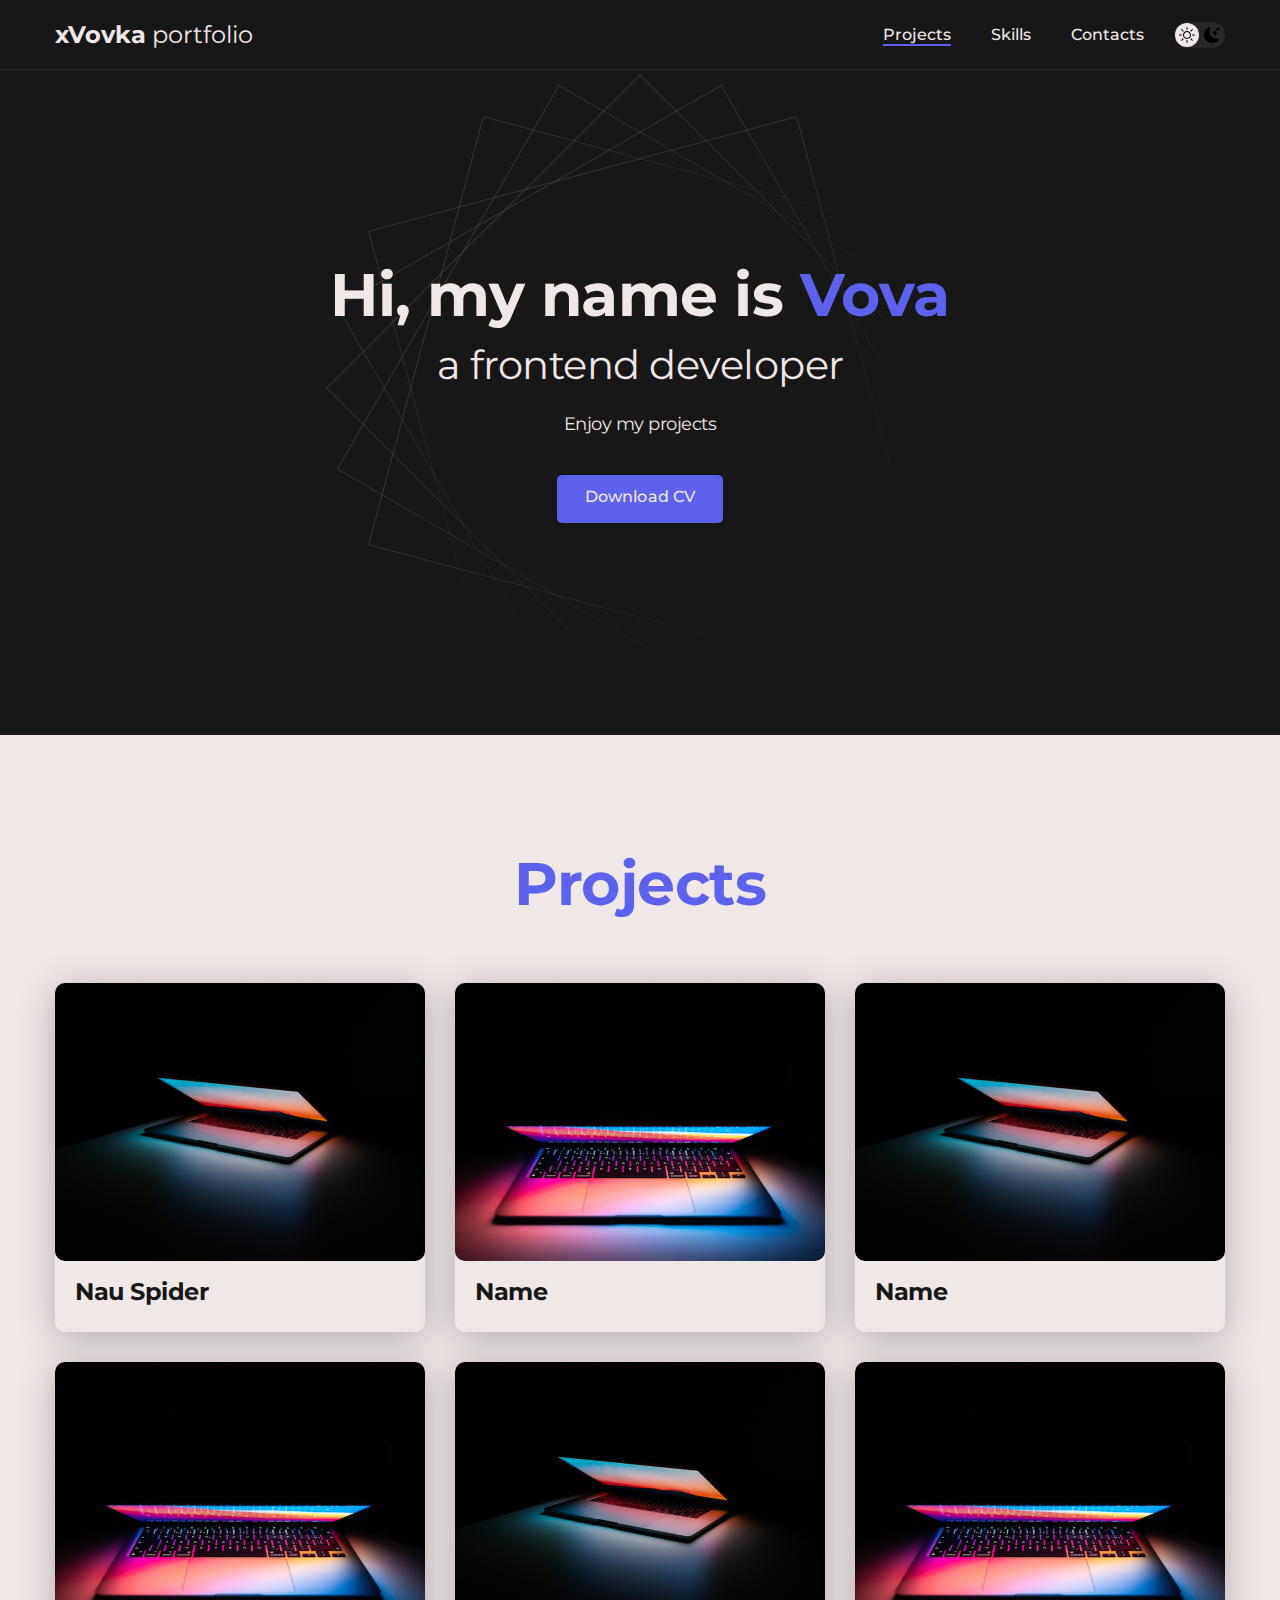
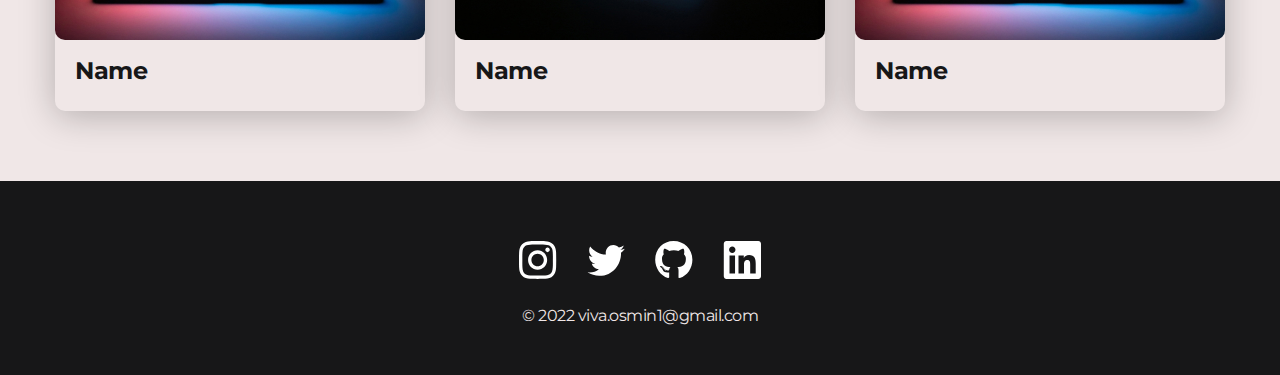
<file: index.html>
<!DOCTYPE html>
<html lang="en">
	<head>
		<meta charset="UTF-8" />
		<meta http-equiv="X-UA-Compatible" content="IE=edge" />
		<meta name="viewport" content="width=device-width, initial-scale=1.0" />
		<title>Portfolio</title>
		<link rel="stylesheet" href="./css/main.css" />
	</head>
	<body>
		<nav class="nav">
			<div class="container">
				<div class="nav-row">
					<a href="./index.html" class="logo"><strong>xVovka</strong> portfolio</a>
					<button class="burger">
						<img src="./img/icons/menu-rounded.svg" />
					</button>
					<button class="dark-mode-btn">
						<img src="./img/icons/Sun.svg" alt="" class="dark-mode-btn__icon" />
						<img src="./img/icons/Moon.svg" alt="" class="dark-mode-btn__icon" />
					</button>

					<ul class="nav-list">
						<li class="nav-list__item">
							<a href="./index.html" class="nav-list__link nav-list__link--active">Projects</a>
						</li>
						<li class="nav-list__item">
							<a href="./skills.html" class="nav-list__link">Skills</a>
						</li>
						<li class="nav-list__item">
							<a href="./contacts.html" class="nav-list__link">Contacts</a>
						</li>
					</ul>
				</div>
			</div>
		</nav>
		<header class="header">
			<div class="header__wrapper">
				<h1 class="header__title">
					<strong>Hi, my name is <em>Vova</em></strong
					><br />
					a frontend developer
				</h1>
				<div class="header__text">
					<p>Enjoy my projects</p>
				</div>
				<a href="#!" class="btn">Download CV</a>
			</div>
		</header>
		<main class="section">
			<div class="container">
				<h2 class="title-1">Projects</h2>
				<ul class="projects">
					<li class="project">
						<a href="./project-page.html">
							<img src="./img/projects/1.jpg" alt="Project" class="project__img" />
							<h3 class="project__title">Nau Spider</h3>
						</a>
					</li>
					<li class="project">
						<a href="./project-page.html">
							<img src="./img/projects/2.jpg" alt="Project" class="project__img" />
							<h3 class="project__title">Name</h3>
						</a>
					</li>
					<li class="project">
						<a href="./project-page.html">
							<img src="./img/projects/1.jpg" alt="Project" class="project__img" />
							<h3 class="project__title">Name</h3>
						</a>
					</li>
					<li class="project">
						<a href="./project-page.html">
							<img src="./img/projects/2.jpg" alt="Project" class="project__img" />
							<h3 class="project__title">Name</h3>
						</a>
					</li>
					<li class="project">
						<a href="./project-page.html">
							<img src="./img/projects/1.jpg" alt="Project" class="project__img" />
							<h3 class="project__title">Name</h3>
						</a>
					</li>
					<li class="project">
						<a href="./project-page.html">
							<img src="./img/projects/2.jpg" alt="Project" class="project__img" />
							<h3 class="project__title">Name</h3>
						</a>
					</li>
				</ul>
			</div>
		</main>
		<footer class="footer">
			<div class="container">
				<div class="footer__wrapper">
					<ul class="social">
						<li class="social__item">
							<a href="#"><img src="./img/icons/instagram.svg" /></a>
						</li>
						<li class="social__item">
							<a href="#"><img src="./img/icons/twitter.svg" /></a>
						</li>
						<li class="social__item">
							<a href="#"><img src="./img/icons/gitHub.svg" alt="GitHub" /></a>
						</li>
						<li class="social__item">
							<a href="#"><img src="./img/icons/linkedIn.svg" /></a>
						</li>
					</ul>
					<div class="copyright">
						<p>© 2022 viva.osmin1@gmail.com</p>
					</div>
				</div>
			</div>
		</footer>
		<script src="./js/main.js"></script>
	</body>
</html>
</file>
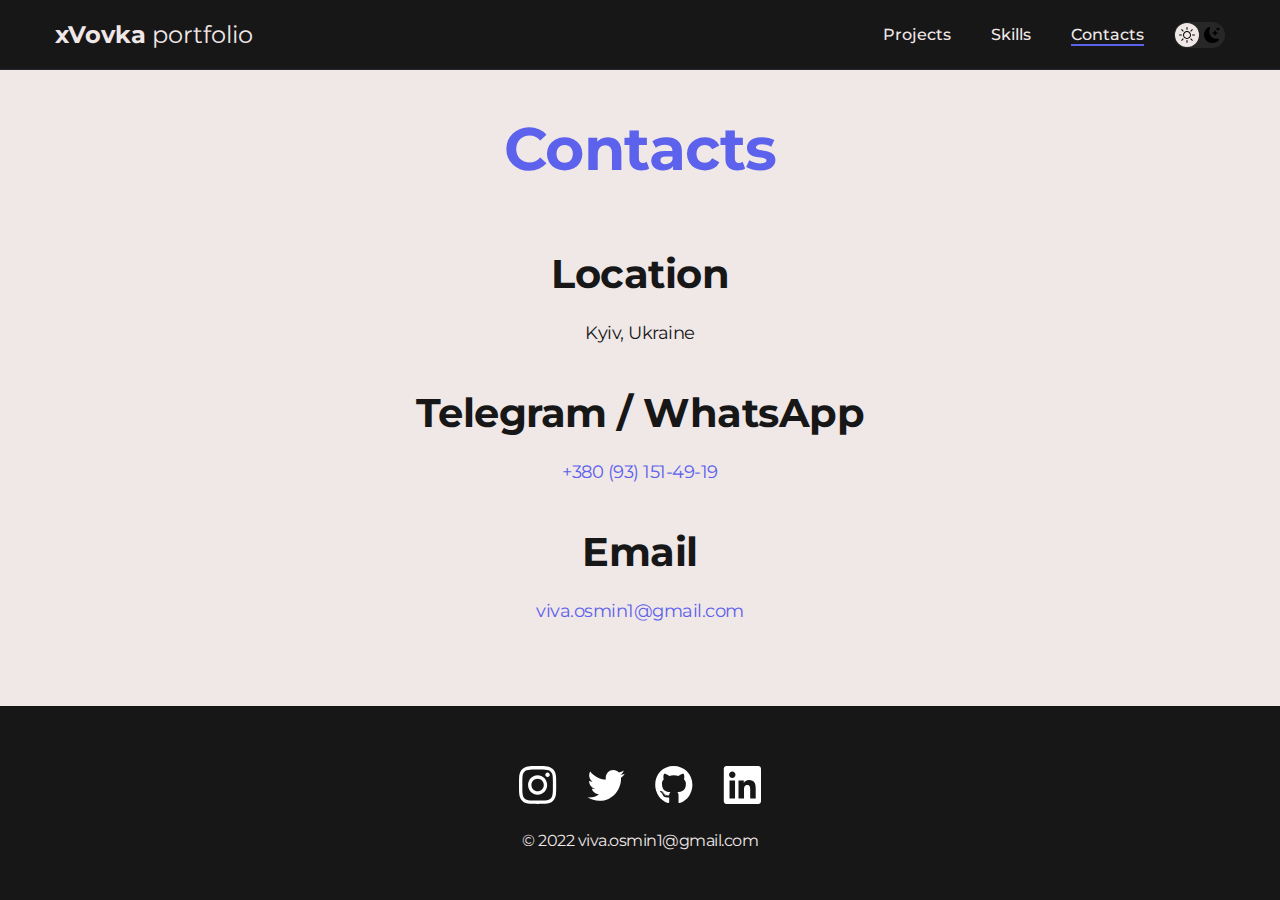
<file: contacts.html>
<!DOCTYPE html>
<html lang="en">
	<head>
		<meta charset="UTF-8" />
		<meta http-equiv="X-UA-Compatible" content="IE=edge" />
		<meta name="viewport" content="width=device-width, initial-scale=1.0" />
		<title>Portfolio</title>
		<link rel="stylesheet" href="./css/main.css" />
	</head>
	<body>
		<nav class="nav">
			<div class="container">
				<div class="nav-row">
					<a href="./index.html" class="logo"><strong>xVovka</strong> portfolio</a>
					<button class="burger">
						<img src="./img/icons/menu-rounded.svg" />
					</button>
					<button class="dark-mode-btn">
						<img src="./img/icons/Sun.svg" alt="" class="dark-mode-btn__icon" />
						<img src="./img/icons/Moon.svg" alt="" class="dark-mode-btn__icon" />
					</button>
					<ul class="nav-list">
						<li class="nav-list__item">
							<a href="./index.html" class="nav-list__link">Projects</a>
						</li>
						<li class="nav-list__item">
							<a href="./skills.html" class="nav-list__link">Skills</a>
						</li>
						<li class="nav-list__item">
							<a href="./contacts.html" class="nav-list__link nav-list__link--active">Contacts</a>
						</li>
					</ul>
				</div>
			</div>
		</nav>

		<main class="section">
			<div class="container">
				<h1 class="title-1">Contacts</h1>
				<ul class="content-list">
					<li class="content-list__item">
						<h2 class="title-2">Location</h2>
						<p>Kyiv, Ukraine</p>
					</li>
					<li class="content-list__item">
						<h2 class="title-2">Telegram / WhatsApp</h2>
						<p><a href="tel:+380931514919">+380 (93) 151-49-19</a></p>
					</li>
					<li class="content-list__item">
						<h2 class="title-2">Email</h2>
						<p><a href="mailto:viva.osmin1@gmail.com">viva.osmin1@gmail.com</a></p>
					</li>
				</ul>
			</div>
		</main>

		<footer class="footer">
			<div class="container">
				<div class="footer__wrapper">
					<ul class="social">
						<li class="social__item">
							<a href="#"><img src="./img/icons/instagram.svg" /></a>
						</li>
						<li class="social__item">
							<a href="#"><img src="./img/icons/twitter.svg" /></a>
						</li>
						<li class="social__item">
							<a href="#"><img src="./img/icons/gitHub.svg" alt="GitHub" /></a>
						</li>
						<li class="social__item">
							<a href="#"><img src="./img/icons/linkedIn.svg" /></a>
						</li>
					</ul>
					<div class="copyright">
						<p>© 2022 viva.osmin1@gmail.com</p>
					</div>
				</div>
			</div>
		</footer>
		<script src="./js/main.js"></script>
	</body>
</html>
</file>
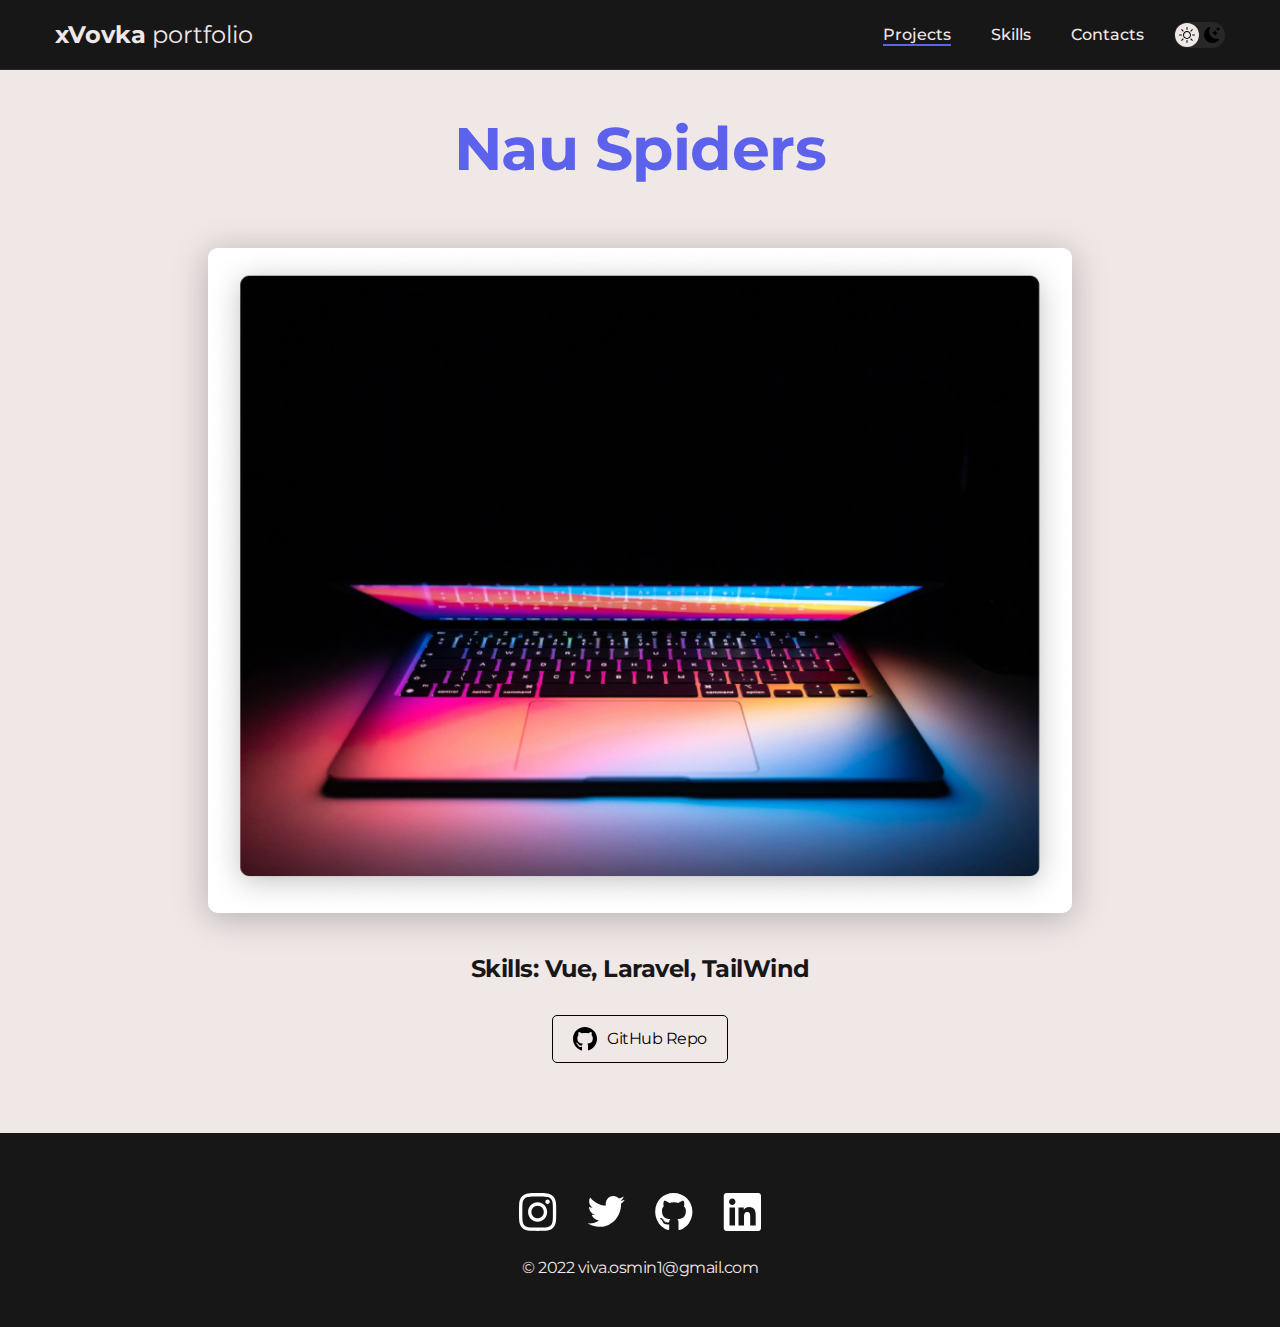
<file: project-page.html>
<!DOCTYPE html>
<html lang="en">
	<head>
		<meta charset="UTF-8" />
		<meta http-equiv="X-UA-Compatible" content="IE=edge" />
		<meta name="viewport" content="width=device-width, initial-scale=1.0" />
		<title>Portfolio</title>
		<link rel="stylesheet" href="./css/main.css" />
	</head>
	<body>
		<nav class="nav">
			<div class="container">
				<div class="nav-row">
					<a href="./index.html" class="logo"><strong>xVovka</strong> portfolio</a>
					<button class="burger">
						<img src="./img/icons/menu-rounded.svg" />
					</button>
					<button class="dark-mode-btn">
						<img src="./img/icons/Sun.svg" alt="" class="dark-mode-btn__icon" />
						<img src="./img/icons/Moon.svg" alt="" class="dark-mode-btn__icon" />
					</button>
					<ul class="nav-list">
						<li class="nav-list__item">
							<a href="./index.html" class="nav-list__link nav-list__link--active">Projects</a>
						</li>
						<li class="nav-list__item">
							<a href="./skills.html" class="nav-list__link">Skills</a>
						</li>
						<li class="nav-list__item">
							<a href="./contacts.html" class="nav-list__link">Contacts</a>
						</li>
					</ul>
				</div>
			</div>
		</nav>

		<main class="section">
			<div class="container">
				<div class="project-details">
					<h1 class="title-1">Nau Spiders</h2>
						<img src="./img/icons/project-page-icon.jpg" alt="" class="project-details__cover">
						<div class="project-details__desc">
							<p>Skills: Vue, Laravel, TailWind</p>
						</div>
						<a href="#1" class="btn-outline">
							<img src="./img/icons/github-black.svg" alt="">
							GitHub Repo
						</a>
				</div>
					
			</div>
		</main>

		<footer class="footer">
			<div class="container">
				<div class="footer__wrapper">
					<ul class="social">
						<li class="social__item">
							<a href="#"><img src="./img/icons/instagram.svg" /></a>
						</li>
						<li class="social__item">
							<a href="#"><img src="./img/icons/twitter.svg" /></a>
						</li>
						<li class="social__item">
							<a href="#"><img src="./img/icons/gitHub.svg" alt="GitHub" /></a>
						</li>
						<li class="social__item">
							<a href="#"><img src="./img/icons/linkedIn.svg" /></a>
						</li>
					</ul>
					<div class="copyright">
						<p>© 2022 viva.osmin1@gmail.com</p>
					</div>
				</div>
			</div>
		</footer>
		<script src="./js/main.js"></script>
	</body>
</html>
</file>
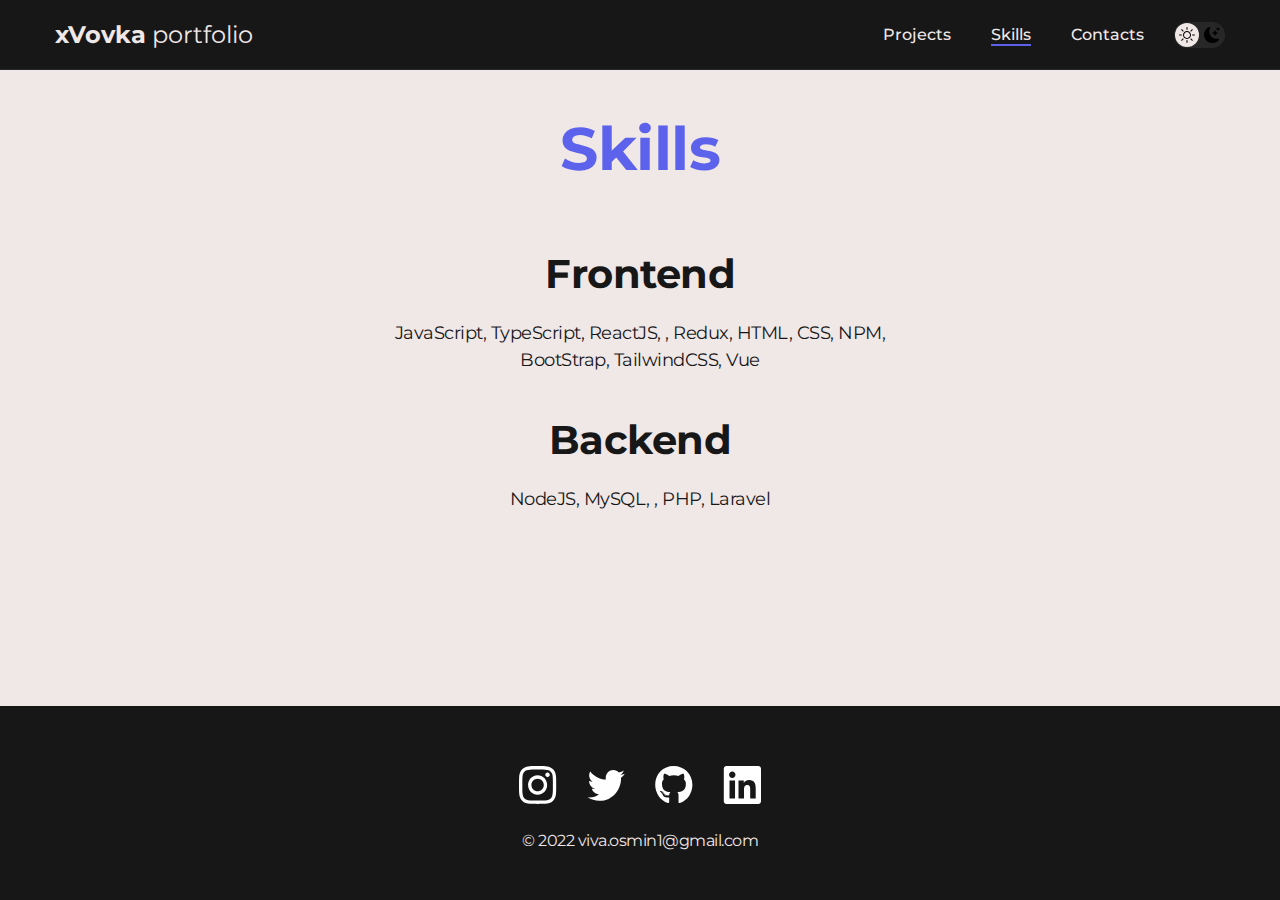
<file: skills.html>
<!DOCTYPE html>
<html lang="en">
	<head>
		<meta charset="UTF-8" />
		<meta http-equiv="X-UA-Compatible" content="IE=edge" />
		<meta name="viewport" content="width=device-width, initial-scale=1.0" />
		<title>Portfolio</title>
		<link rel="stylesheet" href="./css/main.css" />
	</head>
	<body>
		<nav class="nav">
			<div class="container">
				<div class="nav-row">
					<a href="./index.html" class="logo"><strong>xVovka</strong> portfolio</a>
					<button class="burger">
						<img src="./img/icons/menu-rounded.svg" />
					</button>
					<button class="dark-mode-btn">
						<img src="./img/icons/Sun.svg" alt="" class="dark-mode-btn__icon" />
						<img src="./img/icons/Moon.svg" alt="" class="dark-mode-btn__icon" />
					</button>
					<ul class="nav-list">
						<li class="nav-list__item">
							<a href="./index.html" class="nav-list__link">Projects</a>
						</li>
						<li class="nav-list__item">
							<a href="./skills.html" class="nav-list__link nav-list__link--active">Skills</a>
						</li>
						<li class="nav-list__item">
							<a href="./contacts.html" class="nav-list__link">Contacts</a>
						</li>
					</ul>
				</div>
			</div>
		</nav>

		<main class="section">
			<div class="container">
				<h1 class="title-1">Skills</h1>
				<ul class="content-list">
					<li class="content-list__item">
						<h2 class="title-2">Frontend</h2>
						<p>
							JavaScript, TypeScript, ReactJS, , Redux, HTML, CSS, NPM, BootStrap, TailwindCSS, Vue
						</p>
					</li>
					<li class="content-list__item">
						<h2 class="title-2">Backend</h2>
						<p>NodeJS, MySQL, , PHP, Laravel</p>
					</li>
				</ul>
			</div>
		</main>

		<footer class="footer">
			<div class="container">
				<div class="footer__wrapper">
					<ul class="social">
						<li class="social__item">
							<a href="#"><img src="./img/icons/instagram.svg" /></a>
						</li>
						<li class="social__item">
							<a href="#"><img src="./img/icons/twitter.svg" /></a>
						</li>
						<li class="social__item">
							<a href="#"><img src="./img/icons/gitHub.svg" alt="GitHub" /></a>
						</li>
						<li class="social__item">
							<a href="#"><img src="./img/icons/linkedIn.svg" /></a>
						</li>
					</ul>
					<div class="copyright">
						<p>© 2022 viva.osmin1@gmail.com</p>
					</div>
				</div>
			</div>
		</footer>
		<script src="./js/main.js"></script>
	</body>
</html>
</file>
<file: css/main.css>
@import './reset.css';
@import url('https://fonts.googleapis.com/css2?family=Montserrat:wght@400;500;700&display=swap');
/*
font-family: 'Montserrat', sans-serif;
*/
:root {
	/*Colors */
	--blackpure: #000;
	--black: #171718;
	--white: #f0e7e7;
	--purple: #5c62ec;

	--dark-bg: var(--black);
	--header-text: var(--white);
	--accent: var(--purple);
	--text-color: var(--black);

	/* Light mode */
	--page-bg: var(--white);
	--text-color: var(--black);

	--title-1: var(--accent);

	--project-card-bg: var(--white);
	--project-card-text: var(--black);
	--box-shadow: 0px 5px 35px rgba(0, 0, 0, 0.25);
}
.dark {
	/* Dark mode */
	--page-bg: #252526;
	--text-color: var(--white);
	--title-1: var(--white);
	--project-card-bg: var(--black);
	--project-card-text: var(--white);
	--box-shadow: 0px 5px 35px rgba(0, 0, 0, 0.8);
}

html,
body {
	display: flex;
	flex-direction: column;
	min-height: 100vh;

	font-family: 'Montserrat', sans-serif;
	letter-spacing: -0.5px;

	/* color(light mode default) mode */
	background-color: var(--page-bg);
	color: var(--text-color);
}
/* General */
.section {
	padding: 70px 0;
}
.container {
	margin: 0 auto;
	padding: 0 15px;
	max-width: 1200px;
}
.title-1 {
	margin-top: 40px;
	margin-bottom: 60px;
	font-size: 60px;
	font-weight: 700;
	line-height: 1.3;
	color: var(--title-1);
	text-align: center;
}
.title-2 {
	margin-bottom: 20px;

	font-size: 40px;
	line-height: 1.3;
	font-weight: 700;
}

/* Nav */
.nav {
	/* Sticky */
	position: fixed;
	top: 0;
	width: 100%;

	letter-spacing: normal;
	border-bottom: 1px solid #26292d;
	padding: 20px 0;
	background-color: var(--black);
	color: var(--white);
}

.nav-row {
	display: flex;
	justify-content: flex-end;
	align-items: center;
	column-gap: 30px;
	row-gap: 20px;
	flex-wrap: wrap;
}
.logo {
	margin-right: auto;
	color: var(--white);
	font-size: 24px;
}
.logo strong {
	font-weight: 700;
}
.nav-list {
	display: flex;
	align-items: center;
	column-gap: 40px;
	font-size: 16px;
	font-weight: 500;
	row-gap: 10px;
}
.burger {
	display: none;
}
/* Dark Mode btn */
.dark-mode-btn {
	order: 1;
	position: relative;
	display: flex;
	justify-content: space-between;
	width: 51px;
	height: 26px;
	padding: 5px;
	background-color: #272727;
	border-radius: 50px;
}
.dark-mode-btn::before {
	content: '';
	position: absolute;
	top: 1px;
	left: 1px;

	display: block;
	width: 24px;
	height: 24px;

	border-radius: 50%;
	background-color: var(--white);
	transition: left 0.2s ease-in;
}
.dark-mode-btn--active::before {
	left: 26px;
}
.dark-mode-btn__icon {
	position: relative;
	z-index: 9;
}

.nav-list__link {
	color: var(--header-text);
	transition: opacity 0.8s ease-in;
}
.nav-list__link:hover {
	opacity: 0.8;
}
.nav-list__link--active {
	position: relative;
}
.nav-list__link--active::before {
	content: '';
	position: absolute;
	left: 0;
	top: 100%;
	display: block;
	height: 2px;
	width: 100%;
	background-color: var(--accent);
}
/* Header */
.header {
	margin-top: 40px;
	padding: 40px 0;
	min-height: 695px;

	background-color: var(--black);
	background-image: url('./../img/bg.png');
	background-repeat: no-repeat;
	background-size: auto;
	background-position: center center;
	color: var(--header-text);
	text-align: center;

	display: flex;
	align-items: center;
	justify-content: center;
}
.header__wrapper {
	padding: 0 15px;
	max-width: 660px;
}
.header__title {
	margin-bottom: 20px;
	font-size: 40px;
	font-weight: 700px;
	line-height: 1.4;
}
.header__title strong {
	font-size: 60px;
	font-weight: 700;
}
.header__title em {
	font-style: normal;
	color: var(--accent);
}
.header__text {
	margin-bottom: 40px;
	font-size: 18px;
	line-height: 1, 333;
}
.header__text p + p {
	margin-top: 0.5em;
}
/* BTN */

.btn {
	display: inline-block;
	height: 48px;
	padding: 12px 28px;

	border-radius: 5px;
	background-color: var(--accent);
	color: var(--white);
	letter-spacing: 0.15px;
	font-size: 16px;
	font-weight: 500;
	transition: opacity 0.2s ease-in;
}
.btn:hover {
	opacity: 0.8;
}
.btn:active {
	position: relative;
	top: 1px;
}

/* Btn outline */
.btn-outline {
	display: flex;
	column-gap: 10px;
	align-items: center;

	background-color: var(--white);
	height: 48px;
	padding: 12px 20px;

	border-radius: 5px;
	border: 1px solid var(--blackpure);
	color: var(--blackpure);
	transition: opacity 0.2 ease-in;
}

.btn-outline:hover {
	opacity: 0.8;
}
.btn-outline:active {
	position: relative;
	top: 1px;
}

/* Project side*/

.projects {
	display: flex;
	flex-wrap: wrap;
	column-gap: 30px;
	row-gap: 30px;
	justify-content: center;
}
.project {
	max-width: 370px;
	background-color: var(--project-card-bg);
	box-shadow: var(--box-shadow);
	border-radius: 10px;
}
.project__img {
	border-radius: 10px;
}
.project__title {
	padding: 15px 20px 25px;
	font-weight: 700;
	font-size: 24px;
	line-height: 1.3;
	color: var(--project-card-text);
}

/* Project details */
.project-details {
	margin: 0 auto;
	max-width: 865px;

	display: flex;
	flex-direction: column;
	align-items: center;
	text-align: center;
}
.project-details__cover {
	max-width: 100%;
	margin-bottom: 40px;
	box-shadow: 0px 5px 35px rgba(0, 0, 0, 0.25);
	border-radius: 10px;
}
.project-details__desc {
	margin-bottom: 30px;
	font-weight: 700;
	font-size: 24px;
	line-height: 1.3;
}

/* Content list */

.content-list {
	margin: 0 auto;
	max-width: 570px;
	display: flex;
	flex-direction: column;
	align-items: center;
	text-align: center;
	row-gap: 40px;
}
.content-list a {
	color: var(--accent);
}
.content-list__item {
	font-size: 18px;
	line-height: 1.5;
}
.content-list__item p + p {
	margin-top: 0.5em;
}

/* footer */
.footer {
	margin-top: auto;
	background-color: var(--dark-bg);
	padding: 60px 0 50px;
	color: var(--header-text);
}
.footer__wrapper {
	display: flex;
	flex-direction: column;
	align-items: center;
	row-gap: 27px;
}
.social {
	display: flex;
	align-items: center;
	column-gap: 30px;
}
.copyright {
	font-size: 16px;
}
.copyright p + p {
	margin-top: 0.5em;
}
@media (max-width: 620px) {
	/* general */
	.section {
		padding: 40px 0;
	}
	.title-1 {
		margin-top: 60px;
		margin-bottom: 40px;
		font-size: 40px;
	}
	.title-2 {
		margin-bottom: 20px;
		font-size: 30px;
	}
	/* header */
	.header {
		min-height: unset;
	}
	.header__title {
		font-size: 30px;
	}
	.header__title strong {
		font-size: 40px;
	}
	/* nav  */
	.nav-row {
		justify-content: space-between;
	}
	.dark-mode-btn {
		display: none;
	}
	.nav-list {
		display: none;
	}
	.none {
		display: flex;
	}
	.burger {
		display: block;
		order: 0;
	}
	/* projects */
	.project__title {
		font-size: 22px;
	}
	/* project-page */
	.project-details__desc {
		margin-bottom: 20px;
		font-size: 22px;
	}
	/* content List */

	.content-list {
		row-gap: 20px;
	}
	.content-list__item {
		font-size: 16px;
	}

	/* footer */
	.footer {
		padding: 40px 0 30px;
	}
	.footer__wrapper {
		row-gap: 20px;
	}
	.social {
		column-gap: 20px;
	}
	.social__item {
		width: 28px;
	}
	.copyright p {
		font-size: 14px;
	}
}
</file>
